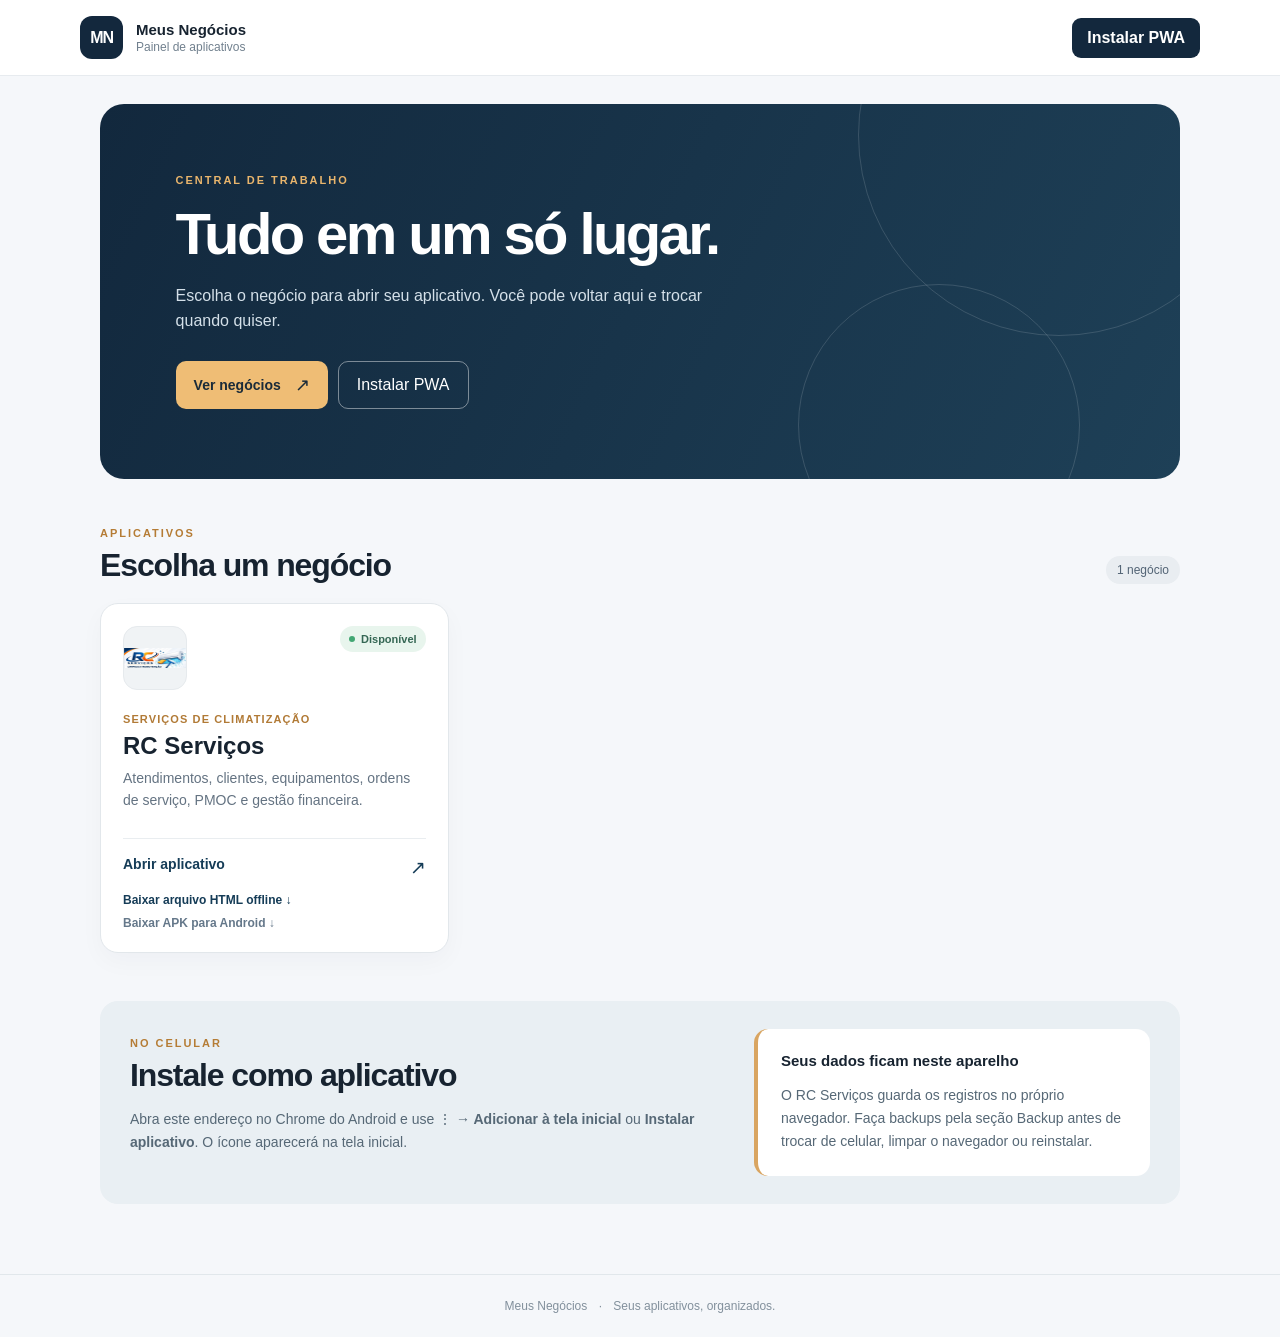
<file: index.html>
<!doctype html>
<html lang="pt-BR">
<head>
  <meta charset="utf-8">
  <meta name="viewport" content="width=device-width, initial-scale=1, viewport-fit=cover">
  <meta name="theme-color" content="#101d2b">
  <meta name="description" content="Acesse os aplicativos dos seus negócios em um só lugar.">
  <link rel="manifest" href="web/manifest.webmanifest?v=5">
  <link rel="icon" href="web/assets/icon.svg" type="image/svg+xml">
  <link rel="stylesheet" href="web/style.css?v=5">
  <title>Meus Negócios | Painel</title>
  <script src="web/apps-data.js?v=5" defer></script>
  <script src="web/panel.js?v=5" defer></script>
</head>
<body>
  <header class="topbar">
    <div class="brandmark" aria-hidden="true">MN</div>
    <div><strong>Meus Negócios</strong><span>Painel de aplicativos</span></div>
    <button id="install-button" class="install" type="button">Instalar PWA</button>
  </header>
  <main>
    <section class="hero" aria-labelledby="hero-title">
      <div class="eyebrow">CENTRAL DE TRABALHO</div>
      <h1 id="hero-title">Tudo em um só lugar.</h1>
      <p>Escolha o negócio para abrir seu aplicativo. Você pode voltar aqui e trocar quando quiser.</p>
      <div class="hero-actions"><a class="button primary" href="#negocios">Ver negócios <span aria-hidden="true">↗</span></a><button class="button ghost" type="button" data-install>Instalar PWA</button></div>
    </section>
    <section id="negocios" class="section" aria-labelledby="business-title">
      <div class="section-head"><div><span class="eyebrow">APLICATIVOS</span><h2 id="business-title">Escolha um negócio</h2></div><span id="business-count" class="count"></span></div>
      <div id="business-list" class="business-grid" aria-live="polite"></div>
    </section>
    <section id="instalar" class="section guide" aria-labelledby="install-title">
      <div><span class="eyebrow">NO CELULAR</span><h2 id="install-title">Instale como aplicativo</h2><p>Abra este endereço no Chrome do Android e use <strong>⋮ → Adicionar à tela inicial</strong> ou <strong>Instalar aplicativo</strong>. O ícone aparecerá na tela inicial.</p></div>
      <div class="guide-note"><strong>Seus dados ficam neste aparelho</strong><p>O RC Serviços guarda os registros no próprio navegador. Faça backups pela seção Backup antes de trocar de celular, limpar o navegador ou reinstalar.</p></div>
    </section>
    <div id="install-message" class="install-message" role="status" aria-live="polite" hidden></div>
  </main>
  <footer>Meus Negócios <span>·</span> Seus aplicativos, organizados.</footer>
</body>
</html>
</file>
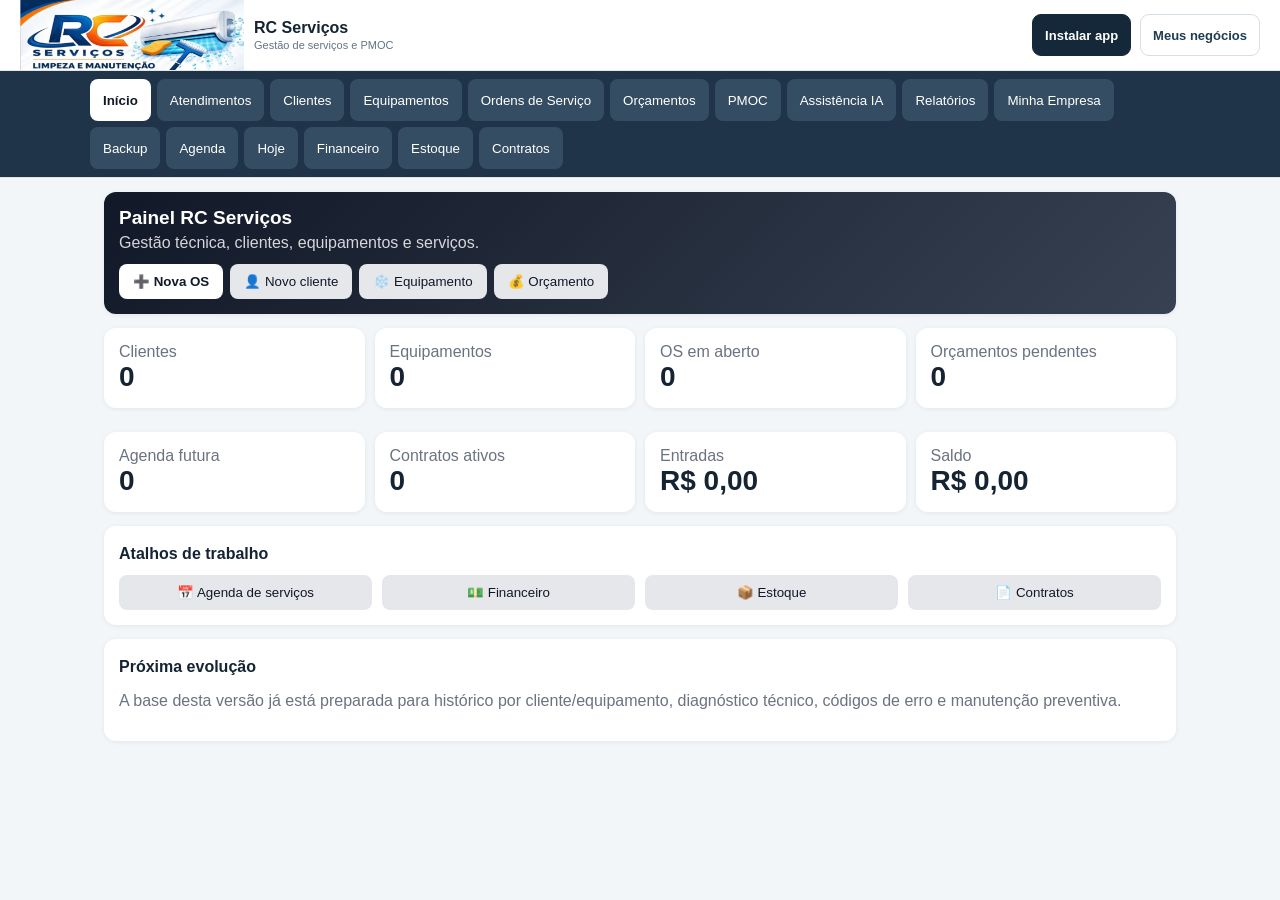
<file: apps/rc-servicos/web/index.html>
<!doctype html>
<html lang="pt-BR">
<head>
<meta charset="utf-8">
<meta name="viewport" content="width=device-width,initial-scale=1,viewport-fit=cover">
<meta name="theme-color" content="#111827">
<link rel="manifest" href="manifest.webmanifest?v=5">
<title>RC Serviços | Gestão de campo</title>
<link rel="stylesheet" href="app.css?v=6">
</head>
<body>
<a class="skip-link" href="#app">Pular para o conteúdo</a>
<header class="app-header"><div class="brand"><img src="assets/logo.jpg" width="224" height="70" fetchpriority="high" alt="RC Serviços — Limpeza e Manutenção"><div class="brand-copy"><strong>RC Serviços</strong><small>Gestão de serviços e PMOC</small></div></div><div class="header-actions"><button type="button" class="install-action" id="rc-install">Instalar app</button><a class="business-link" href="../../../index.html">Meus negócios</a></div></header>
<div id="rc-install-message" class="install-message" role="status" aria-live="polite" hidden></div>
<nav id="nav" aria-label="Seções do RC Serviços"></nav>
<main id="app"></main>
<script src="brand-assets.js?v=5" defer></script>
<script src="app.js?v=5" defer></script>
<script src="improvements.js?v=5" defer></script>
</body></html>
</file>
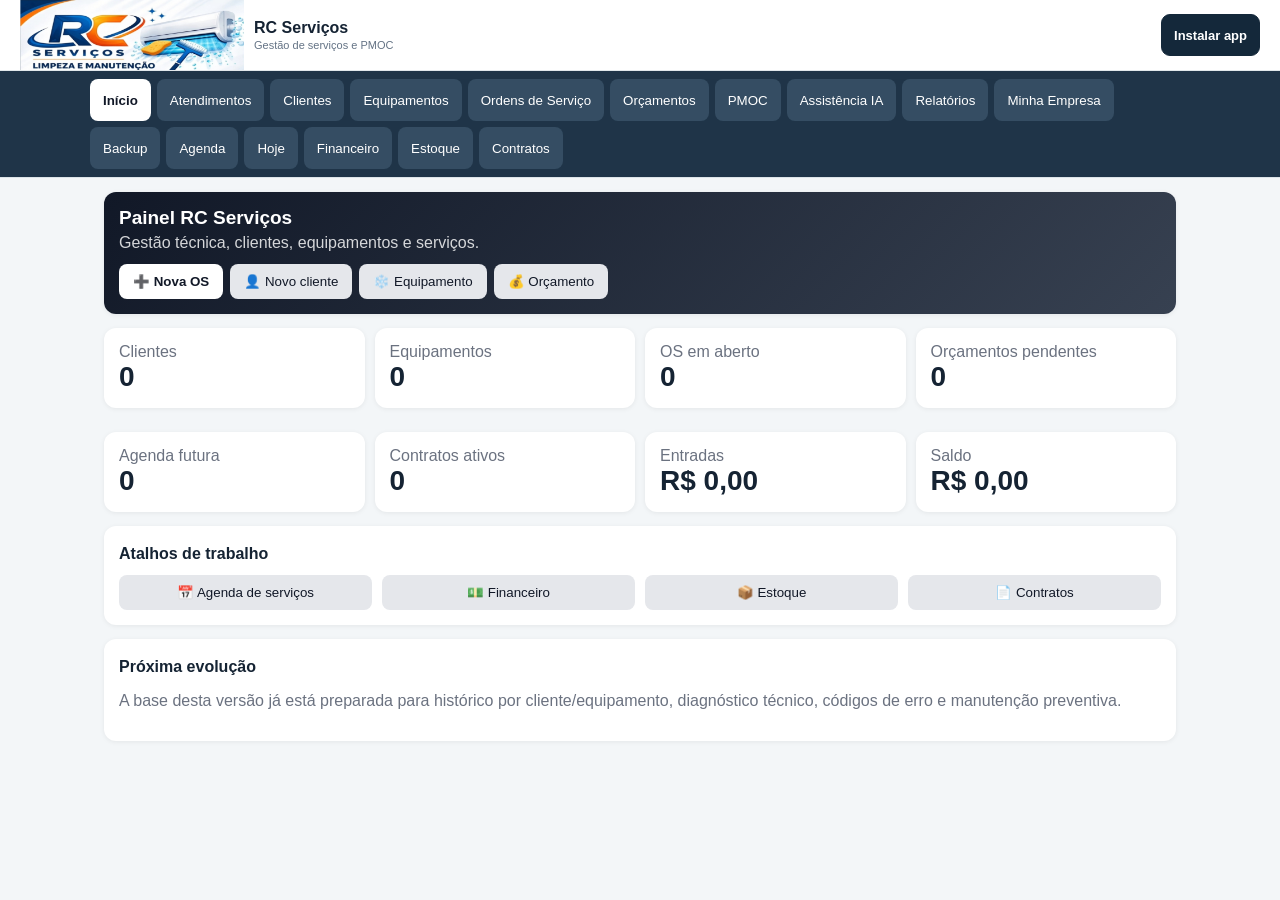
<file: apps/rc-servicos/android/app/src/main/assets/index.html>
<!doctype html>
<html lang="pt-BR">
<head>
<meta charset="utf-8">
<meta name="viewport" content="width=device-width,initial-scale=1,viewport-fit=cover">
<meta name="theme-color" content="#111827">
<title>RC Serviços | Gestão de campo</title>
<link rel="stylesheet" href="app.css">
</head>
<body>
<a class="skip-link" href="#app">Pular para o conteúdo</a>
<header class="app-header"><div class="brand"><img src="assets/logo.jpg" width="224" height="70" fetchpriority="high" alt="RC Serviços — Limpeza e Manutenção"><div class="brand-copy"><strong>RC Serviços</strong><small>Gestão de serviços e PMOC</small></div></div><div class="header-actions"><button type="button" class="install-action" id="rc-install">Instalar app</button></div></header>
<div id="rc-install-message" class="install-message" role="status" aria-live="polite" hidden></div>
<nav id="nav" aria-label="Seções do RC Serviços"></nav>
<main id="app"></main>
<script src="brand-assets.js" defer></script>
<script src="app.js" defer></script>
<script src="improvements.js" defer></script>
</body></html>
</file>
<file: web/style.css>
:root{font-family:Inter,Arial,Helvetica,sans-serif;color:#172330;background:#f5f7fa;font-synthesis:none}
*{box-sizing:border-box}html{scroll-behavior:smooth}body{margin:0}a{color:inherit;text-decoration:none}button{font:inherit;cursor:pointer}
.topbar{min-height:76px;display:flex;align-items:center;gap:13px;padding:14px max(20px,calc((100vw - 1120px)/2));background:#fff;border-bottom:1px solid #e7ebef}
.brandmark{display:grid;place-items:center;width:43px;height:43px;border-radius:12px;background:#13283d;color:#fff;font-weight:800;letter-spacing:-.08em}
.topbar strong,.topbar span{display:block}.topbar strong{font-size:15px}.topbar span{font-size:12px;color:#71808e;margin-top:2px}.install{margin-left:auto;border:0;border-radius:9px;background:#13283d;color:#fff;padding:11px 15px;font-weight:700}
main{max-width:1120px;margin:auto;padding:28px 20px 70px}.hero{position:relative;overflow:hidden;background:linear-gradient(115deg,#12283d,#1e4057);border-radius:24px;color:#fff;padding:70px 7%;min-height:350px}.hero:before,.hero:after{content:"";position:absolute;border:1px solid #ffffff24;border-radius:50%;width:400px;height:400px;right:-80px;top:-170px}.hero:after{width:280px;height:280px;right:100px;top:180px}
.eyebrow{display:block;color:#b57c35;font-size:11px;font-weight:800;letter-spacing:.18em}.hero .eyebrow{color:#e9b56c}.hero h1{font-size:clamp(34px,5vw,58px);line-height:1.05;letter-spacing:-.045em;margin:18px 0}.hero p{max-width:530px;color:#d4e0e9;line-height:1.6;font-size:16px}.hero-actions{display:flex;flex-wrap:wrap;gap:10px;margin-top:27px}.button{display:inline-flex;align-items:center;gap:14px;padding:13px 18px;border-radius:10px;font-size:14px;font-weight:700}.button.primary{background:#efbd75;color:#1a2b39}.button.ghost{border:1px solid #ffffff70;color:#fff}.button span{font-size:18px}
.section{margin-top:48px}.section-head{display:flex;justify-content:space-between;align-items:end;gap:15px;margin-bottom:19px}.section h2{font-size:clamp(24px,3vw,32px);letter-spacing:-.035em;margin:8px 0 0}.count{background:#e9edf1;border-radius:100px;padding:7px 11px;font-size:12px;color:#536475;white-space:nowrap}
.business-grid{display:grid;grid-template-columns:repeat(auto-fill,minmax(290px,1fr));gap:17px}.business-card{display:flex;flex-direction:column;min-height:300px;padding:22px;border:1px solid #e2e7eb;background:#fff;border-radius:18px;box-shadow:0 9px 24px #15253508}.card-top{display:flex;align-items:start;justify-content:space-between;margin-bottom:23px}.business-icon{display:grid;place-items:center;width:64px;height:64px;background:#f0f3f5;border:1px solid #e6eaed;border-radius:14px;overflow:hidden}.business-icon img{max-width:100%;max-height:100%;object-fit:contain}.status{display:flex;align-items:center;gap:6px;color:#356754;background:#e8f5ed;padding:7px 9px;border-radius:100px;font-size:11px;font-weight:700}.status i{width:6px;height:6px;border-radius:50%;background:#42a773}.category{font-size:11px;color:#b17a36;text-transform:uppercase;letter-spacing:.1em;font-weight:800}.business-card h3{font-size:24px;margin:7px 0}.business-card p{font-size:14px;line-height:1.6;color:#647382;margin:0 0 26px}.open-link{margin-top:auto;border-top:1px solid #e9edf0;padding-top:17px;display:flex;justify-content:space-between;color:#153c57;font-size:14px;font-weight:800}.open-link span{font-size:19px}.business-card:hover{border-color:#bdcbd4;transform:translateY(-2px);transition:transform .2s,border-color .2s}.open-link:focus-visible,.button:focus-visible,.install:focus-visible{outline:3px solid #d89d4e;outline-offset:3px}
.guide{display:grid;grid-template-columns:1.2fr .8fr;gap:30px;align-items:center;padding:28px 30px;background:#e9eff3;border-radius:18px}.guide p{line-height:1.65;color:#566876;font-size:14px}.guide-note{background:#fff;padding:23px;border-radius:14px;border-left:4px solid #d9a561}.guide-note strong{font-size:15px}.guide-note p{margin-bottom:0}.error{color:#9f3030}footer{border-top:1px solid #e1e7eb;color:#82909c;font-size:12px;padding:24px 20px;text-align:center}footer span{margin:0 8px}
.apk-link{display:inline-block;margin-top:12px;color:#65788a;font-size:12px;font-weight:700}.apk-link:hover,.apk-link:focus-visible{text-decoration:underline}
.file-link{display:inline-block;margin-top:14px;color:#153c57;font-size:12px;font-weight:700}.file-link:hover,.file-link:focus-visible{text-decoration:underline}.apk-link{display:block;margin-top:9px}.install-message{margin-top:20px;padding:18px;border:1px solid #d8b681;border-radius:12px;background:#fff7e9;line-height:1.6;color:#554027}.install-message a{text-decoration:underline;font-weight:700}.hero button.button{font:inherit;cursor:pointer;background:none}.hero button.button.ghost{border:1px solid #ffffff70;color:#fff}.install-message[hidden]{display:none}
@media(max-width:650px){.topbar{padding:12px 16px}.topbar strong{font-size:13px}.topbar span{font-size:11px}.install{font-size:12px;padding:9px}.hero{padding:52px 25px;min-height:320px}.hero:before{right:-230px}.hero:after{display:none}.guide{grid-template-columns:1fr;padding:23px}.section{margin-top:40px}}
</file>
<file: apps/rc-servicos/web/app.css>
*{box-sizing:border-box}body{margin:0;font-family:Arial,Helvetica,sans-serif;background:#f3f6f8;color:#152333}
header.app-header{background:#fff;color:#152333;padding:0 20px;position:sticky;top:0;z-index:10;border-bottom:1px solid #e1e7eb;display:flex;align-items:center;justify-content:space-between;gap:14px;min-height:70px;padding-top:env(safe-area-inset-top)}
.brand{display:flex;align-items:center;gap:10px;min-width:0}.brand img{display:block;width:224px;height:auto;flex:none}.brand-copy{display:grid;gap:2px;min-width:0}.brand-copy strong{font-size:16px;line-height:1.1;white-space:nowrap}.brand-copy small{font-size:11px;color:#647385;white-space:nowrap;overflow:hidden;text-overflow:ellipsis}.header-actions{display:flex;align-items:center;gap:9px;flex:none}.header-actions a,.header-actions button{font:inherit;font-size:13px;font-weight:700;text-decoration:none;border-radius:9px;padding:10px 12px;min-height:42px;display:inline-flex;align-items:center;justify-content:center;white-space:nowrap}.install-action{background:#14283a;color:#fff;border:1px solid #14283a}.business-link{border:1px solid #d6dfe6;color:#213c52;background:#fff}.skip-link{position:fixed;left:12px;top:-80px;z-index:30;background:#fff;padding:9px;border-radius:8px}.skip-link:focus{top:8px}.install-message{margin:12px auto 0;max-width:1100px;padding:13px 16px;background:#fff7e8;border:1px solid #e1c896;border-radius:10px;color:#5c4627;line-height:1.5}.install-message[hidden]{display:none}.install-message a{font-weight:700;color:#3d5f7b}
nav{background:#1f3448;padding:8px max(12px,calc((100vw - 1100px)/2));border-bottom:1px solid #dce3e8}.nav-list{display:flex;flex-wrap:wrap;gap:6px}.nav-mobile{display:none}
nav button{border:0;background:#354d63;color:#fff;padding:10px 13px;border-radius:8px;white-space:nowrap;min-height:42px;cursor:pointer}
nav button.active{background:#fff;color:#111827;font-weight:700}
main{max-width:1100px;margin:auto;padding:14px}
.card{background:#fff;border-radius:12px;padding:15px;margin-bottom:14px;box-shadow:0 1px 5px #0001}
.grid{display:grid;grid-template-columns:repeat(auto-fit,minmax(220px,1fr));gap:10px}
h2,h3{margin:4px 0 12px}.muted{color:#6b7280}.stat{font-size:28px;font-weight:800}
label{font-size:12px;font-weight:700;color:#374151;display:block;margin:8px 0 4px}
input,select,textarea{width:100%;padding:10px;position:relative;z-index:2;touch-action:manipulation;-webkit-user-select:text;user-select:text;border:1px solid #d1d5db;border-radius:8px;font:inherit;background:#fff}
textarea{min-height:80px;resize:vertical}
button.primary{background:#111827;color:#fff;border:0;border-radius:8px;padding:10px 14px;font-weight:700}
button.secondary{background:#e5e7eb;color:#111827;border:0;border-radius:8px;padding:10px 14px}
button.danger{background:#fee2e2;color:#991b1b;border:0;border-radius:8px;padding:8px 10px}
.actions{display:flex;flex-wrap:wrap;gap:7px;margin-top:12px}
table{width:100%;border-collapse:collapse;font-size:13px}th,td{padding:9px;border-bottom:1px solid #e5e7eb;text-align:left;vertical-align:top}
.badge{display:inline-block;padding:4px 7px;border-radius:999px;background:#e5e7eb;font-size:11px}
.check{display:flex;gap:8px;align-items:center;padding:7px 0;border-bottom:1px solid #eee}.check input{width:auto}
.hidden{display:none!important}
#signature{width:100%;height:150px;border:1px dashed #9ca3af;border-radius:8px;background:#fff;touch-action:none}
.photoGrid{display:grid;grid-template-columns:repeat(auto-fill,minmax(130px,1fr));gap:8px;margin-top:8px}.photoGrid img{width:100%;height:120px;object-fit:cover;border-radius:8px;border:1px solid #ddd}
@media print{header,nav,.no-print{display:none!important}body{background:#fff}.card{box-shadow:none;border:1px solid #ddd}}


.card h2{font-size:19px}.card h3{font-size:16px}
@media(max-width:600px){main{padding:12px}.card{padding:14px}header.app-header{padding:env(safe-area-inset-top) 10px 0;gap:8px;min-height:0}.brand img{width:40vw;max-width:176px;height:auto}.brand-copy{display:none}.header-actions{gap:5px}.header-actions a,.header-actions button{font-size:11px;padding:8px;min-height:40px}.nav-list{display:none}.nav-mobile{display:block}.nav-mobile label{display:block;margin:0 0 5px;color:#dce7ee}.nav-mobile select{width:100%;min-height:45px;font-weight:700;background:#fff;color:#152333}.install-message{margin:8px 12px}}

.relatorio-financeiro{background:#fff;color:#111;width:100%;max-width:none}.rf-logo{display:block;width:100%;max-width:none;height:auto;max-height:none;object-fit:contain;object-position:center top;margin:0 0 14px}.rf-identidade{display:block;width:100%}.rf-titulo{flex:1}.rf-cabecalho{display:flex;justify-content:space-between;align-items:flex-start;border-bottom:2px solid #222;padding-bottom:14px;margin:20px 0}.rf-cabecalho h1{margin:0 0 8px;font-size:24px}.rf-cabecalho h2{margin:0 0 8px;font-size:18px}.rf-cabecalho p{margin:4px 0}.rf-gerado{font-size:12px;color:#666}.rf-resumo{display:grid;grid-template-columns:repeat(4,1fr);gap:12px;margin:20px 0}.rf-resumo>div{border:1px solid #222;border-radius:8px;padding:14px}.rf-resumo small{display:block;color:#666}.rf-resumo strong{display:block;font-size:18px;margin-top:6px}.rf-tabela{overflow-x:auto}.rf-tabela table{width:100%;border-collapse:collapse}.rf-tabela th,.rf-tabela td{border:1px solid #222;padding:8px;text-align:left}.rf-tabela th{background:#eee}.rf-tabela td:last-child{text-align:right}@media print{body{background:#fff!important}.no-print{display:none!important}.relatorio-financeiro{box-shadow:none!important;border:1px solid #222!important;margin:0!important;padding:12px!important}.rf-resumo{grid-template-columns:repeat(4,1fr)}table{font-size:11px}}
@media(max-width:600px){.rf-logo{width:100%;max-width:100%;height:auto}.rf-identidade{gap:10px}.rf-cabecalho{flex-direction:column}.rf-gerado{margin-top:6px}}

.os-print-page{background:#fff;color:#111;border:1.5px solid #222;padding:22px;margin:0 auto;max-width:1000px;font-family:Arial,Helvetica,sans-serif}.os-print-page .docHeader{display:block;width:100%;margin:0 0 18px;border-bottom:2px solid #111;padding:0 0 10px}.os-print-page .docHeader img{display:block;width:100%;height:auto;max-width:none;max-height:none;object-fit:contain;object-position:center top;margin:0 0 12px}.os-print-page h2{border-bottom:1px solid #222;padding-bottom:5px}.os-print-page table{width:100%;border-collapse:collapse;border:1px solid #222}.os-print-page th,.os-print-page td{border:1px solid #222;padding:7px;text-align:left}.os-print-page .box{border:1px solid #222;padding:10px;margin:10px 0}.os-print-page .sig{max-width:280px;height:100px;border:1px solid #222}@media print{body{background:#fff!important}.no-print{display:none!important}.os-print-page{max-width:none;margin:0;border:1.5px solid #222;padding:18px;box-shadow:none!important}.os-print-page .docHeader img{width:100%}}

.rc-cal-head{display:grid;grid-template-columns:repeat(7,1fr);gap:4px;margin:10px 0 4px;text-align:center}.rc-cal{display:grid;grid-template-columns:repeat(7,1fr);gap:4px}.rc-cal-day{min-height:92px;border:1px solid #ddd;border-radius:8px;padding:7px;cursor:pointer;background:#fff}.rc-cal-day:hover,.rc-cal-day.selected{outline:2px solid #222}.rc-cal-day.today{box-shadow:inset 0 0 0 2px #777}.rc-cal-day.empty{background:#f7f7f7;cursor:default}.rc-cal-dot{display:block;font-size:11px;white-space:nowrap;overflow:hidden;text-overflow:ellipsis;margin-top:4px;padding:2px 4px;border-radius:4px;background:#eee}.rc-cal-dot.done{opacity:.65;text-decoration:line-through}.rc-cal-dot.cancel{opacity:.45}.rc-agenda-item{display:flex;justify-content:space-between;gap:12px;align-items:center;border:1px solid #ddd;border-radius:10px;padding:12px;margin:8px 0}.rc-agenda-item .actions{flex-shrink:0}@media(max-width:700px){.rc-cal-day{min-height:68px;padding:4px;font-size:12px}.rc-cal-dot{font-size:9px}.rc-agenda-item{align-items:flex-start;flex-direction:column}.rc-agenda-item .actions{width:100%}.rc-agenda-item .actions button{margin-bottom:4px}}
button,a,select{touch-action:manipulation}button:hover,.install-action:hover{filter:brightness(1.08)}.business-link:hover{background:#eff4f7}button:focus-visible,a:focus-visible,select:focus-visible,input:focus-visible,textarea:focus-visible{outline:3px solid #c8863e;outline-offset:2px}.card{max-width:100%;overflow-x:auto}main{min-width:0}main table{min-width:520px}.stat{font-variant-numeric:tabular-nums}@media print{.app-header,nav,.install-message,.skip-link{display:none!important}}
@media(max-width:360px){.brand img{width:36vw;max-width:125px}.header-actions{gap:4px}.header-actions a,.header-actions button{font-size:10px;padding:6px;min-height:36px}}
</file>
<file: apps/rc-servicos/android/app/src/main/assets/app.css>
*{box-sizing:border-box}body{margin:0;font-family:Arial,Helvetica,sans-serif;background:#f3f6f8;color:#152333}
header.app-header{background:#fff;color:#152333;padding:0 20px;position:sticky;top:0;z-index:10;border-bottom:1px solid #e1e7eb;display:flex;align-items:center;justify-content:space-between;gap:14px;min-height:70px;padding-top:env(safe-area-inset-top)}
.brand{display:flex;align-items:center;gap:10px;min-width:0}.brand img{display:block;width:224px;height:auto;flex:none}.brand-copy{display:grid;gap:2px;min-width:0}.brand-copy strong{font-size:16px;line-height:1.1;white-space:nowrap}.brand-copy small{font-size:11px;color:#647385;white-space:nowrap;overflow:hidden;text-overflow:ellipsis}.header-actions{display:flex;align-items:center;gap:9px;flex:none}.header-actions a,.header-actions button{font:inherit;font-size:13px;font-weight:700;text-decoration:none;border-radius:9px;padding:10px 12px;min-height:42px;display:inline-flex;align-items:center;justify-content:center;white-space:nowrap}.install-action{background:#14283a;color:#fff;border:1px solid #14283a}.business-link{border:1px solid #d6dfe6;color:#213c52;background:#fff}.skip-link{position:fixed;left:12px;top:-80px;z-index:30;background:#fff;padding:9px;border-radius:8px}.skip-link:focus{top:8px}.install-message{margin:12px auto 0;max-width:1100px;padding:13px 16px;background:#fff7e8;border:1px solid #e1c896;border-radius:10px;color:#5c4627;line-height:1.5}.install-message[hidden]{display:none}.install-message a{font-weight:700;color:#3d5f7b}
nav{background:#1f3448;padding:8px max(12px,calc((100vw - 1100px)/2));border-bottom:1px solid #dce3e8}.nav-list{display:flex;flex-wrap:wrap;gap:6px}.nav-mobile{display:none}
nav button{border:0;background:#354d63;color:#fff;padding:10px 13px;border-radius:8px;white-space:nowrap;min-height:42px;cursor:pointer}
nav button.active{background:#fff;color:#111827;font-weight:700}
main{max-width:1100px;margin:auto;padding:14px}
.card{background:#fff;border-radius:12px;padding:15px;margin-bottom:14px;box-shadow:0 1px 5px #0001}
.grid{display:grid;grid-template-columns:repeat(auto-fit,minmax(220px,1fr));gap:10px}
h2,h3{margin:4px 0 12px}.muted{color:#6b7280}.stat{font-size:28px;font-weight:800}
label{font-size:12px;font-weight:700;color:#374151;display:block;margin:8px 0 4px}
input,select,textarea{width:100%;padding:10px;position:relative;z-index:2;touch-action:manipulation;-webkit-user-select:text;user-select:text;border:1px solid #d1d5db;border-radius:8px;font:inherit;background:#fff}
textarea{min-height:80px;resize:vertical}
button.primary{background:#111827;color:#fff;border:0;border-radius:8px;padding:10px 14px;font-weight:700}
button.secondary{background:#e5e7eb;color:#111827;border:0;border-radius:8px;padding:10px 14px}
button.danger{background:#fee2e2;color:#991b1b;border:0;border-radius:8px;padding:8px 10px}
.actions{display:flex;flex-wrap:wrap;gap:7px;margin-top:12px}
table{width:100%;border-collapse:collapse;font-size:13px}th,td{padding:9px;border-bottom:1px solid #e5e7eb;text-align:left;vertical-align:top}
.badge{display:inline-block;padding:4px 7px;border-radius:999px;background:#e5e7eb;font-size:11px}
.check{display:flex;gap:8px;align-items:center;padding:7px 0;border-bottom:1px solid #eee}.check input{width:auto}
.hidden{display:none!important}
#signature{width:100%;height:150px;border:1px dashed #9ca3af;border-radius:8px;background:#fff;touch-action:none}
.photoGrid{display:grid;grid-template-columns:repeat(auto-fill,minmax(130px,1fr));gap:8px;margin-top:8px}.photoGrid img{width:100%;height:120px;object-fit:cover;border-radius:8px;border:1px solid #ddd}
@media print{header,nav,.no-print{display:none!important}body{background:#fff}.card{box-shadow:none;border:1px solid #ddd}}


.card h2{font-size:19px}.card h3{font-size:16px}
@media(max-width:600px){main{padding:12px}.card{padding:14px}header.app-header{padding:env(safe-area-inset-top) 10px 0;gap:8px;min-height:0}.brand img{width:40vw;max-width:176px;height:auto}.brand-copy{display:none}.header-actions{gap:5px}.header-actions a,.header-actions button{font-size:11px;padding:8px;min-height:40px}.nav-list{display:none}.nav-mobile{display:block}.nav-mobile label{display:block;margin:0 0 5px;color:#dce7ee}.nav-mobile select{width:100%;min-height:45px;font-weight:700;background:#fff;color:#152333}.install-message{margin:8px 12px}}

.relatorio-financeiro{background:#fff;color:#111;width:100%;max-width:none}.rf-logo{display:block;width:100%;max-width:none;height:auto;max-height:none;object-fit:contain;object-position:center top;margin:0 0 14px}.rf-identidade{display:block;width:100%}.rf-titulo{flex:1}.rf-cabecalho{display:flex;justify-content:space-between;align-items:flex-start;border-bottom:2px solid #222;padding-bottom:14px;margin:20px 0}.rf-cabecalho h1{margin:0 0 8px;font-size:24px}.rf-cabecalho h2{margin:0 0 8px;font-size:18px}.rf-cabecalho p{margin:4px 0}.rf-gerado{font-size:12px;color:#666}.rf-resumo{display:grid;grid-template-columns:repeat(4,1fr);gap:12px;margin:20px 0}.rf-resumo>div{border:1px solid #222;border-radius:8px;padding:14px}.rf-resumo small{display:block;color:#666}.rf-resumo strong{display:block;font-size:18px;margin-top:6px}.rf-tabela{overflow-x:auto}.rf-tabela table{width:100%;border-collapse:collapse}.rf-tabela th,.rf-tabela td{border:1px solid #222;padding:8px;text-align:left}.rf-tabela th{background:#eee}.rf-tabela td:last-child{text-align:right}@media print{body{background:#fff!important}.no-print{display:none!important}.relatorio-financeiro{box-shadow:none!important;border:1px solid #222!important;margin:0!important;padding:12px!important}.rf-resumo{grid-template-columns:repeat(4,1fr)}table{font-size:11px}}
@media(max-width:600px){.rf-logo{width:100%;max-width:100%;height:auto}.rf-identidade{gap:10px}.rf-cabecalho{flex-direction:column}.rf-gerado{margin-top:6px}}

.os-print-page{background:#fff;color:#111;border:1.5px solid #222;padding:22px;margin:0 auto;max-width:1000px;font-family:Arial,Helvetica,sans-serif}.os-print-page .docHeader{display:block;width:100%;margin:0 0 18px;border-bottom:2px solid #111;padding:0 0 10px}.os-print-page .docHeader img{display:block;width:100%;height:auto;max-width:none;max-height:none;object-fit:contain;object-position:center top;margin:0 0 12px}.os-print-page h2{border-bottom:1px solid #222;padding-bottom:5px}.os-print-page table{width:100%;border-collapse:collapse;border:1px solid #222}.os-print-page th,.os-print-page td{border:1px solid #222;padding:7px;text-align:left}.os-print-page .box{border:1px solid #222;padding:10px;margin:10px 0}.os-print-page .sig{max-width:280px;height:100px;border:1px solid #222}@media print{body{background:#fff!important}.no-print{display:none!important}.os-print-page{max-width:none;margin:0;border:1.5px solid #222;padding:18px;box-shadow:none!important}.os-print-page .docHeader img{width:100%}}

.rc-cal-head{display:grid;grid-template-columns:repeat(7,1fr);gap:4px;margin:10px 0 4px;text-align:center}.rc-cal{display:grid;grid-template-columns:repeat(7,1fr);gap:4px}.rc-cal-day{min-height:92px;border:1px solid #ddd;border-radius:8px;padding:7px;cursor:pointer;background:#fff}.rc-cal-day:hover,.rc-cal-day.selected{outline:2px solid #222}.rc-cal-day.today{box-shadow:inset 0 0 0 2px #777}.rc-cal-day.empty{background:#f7f7f7;cursor:default}.rc-cal-dot{display:block;font-size:11px;white-space:nowrap;overflow:hidden;text-overflow:ellipsis;margin-top:4px;padding:2px 4px;border-radius:4px;background:#eee}.rc-cal-dot.done{opacity:.65;text-decoration:line-through}.rc-cal-dot.cancel{opacity:.45}.rc-agenda-item{display:flex;justify-content:space-between;gap:12px;align-items:center;border:1px solid #ddd;border-radius:10px;padding:12px;margin:8px 0}.rc-agenda-item .actions{flex-shrink:0}@media(max-width:700px){.rc-cal-day{min-height:68px;padding:4px;font-size:12px}.rc-cal-dot{font-size:9px}.rc-agenda-item{align-items:flex-start;flex-direction:column}.rc-agenda-item .actions{width:100%}.rc-agenda-item .actions button{margin-bottom:4px}}
button,a,select{touch-action:manipulation}button:hover,.install-action:hover{filter:brightness(1.08)}.business-link:hover{background:#eff4f7}button:focus-visible,a:focus-visible,select:focus-visible,input:focus-visible,textarea:focus-visible{outline:3px solid #c8863e;outline-offset:2px}.card{max-width:100%;overflow-x:auto}main{min-width:0}main table{min-width:520px}.stat{font-variant-numeric:tabular-nums}@media print{.app-header,nav,.install-message,.skip-link{display:none!important}}
@media(max-width:360px){.brand img{width:36vw;max-width:125px}.header-actions{gap:4px}.header-actions a,.header-actions button{font-size:10px;padding:6px;min-height:36px}}
</file>
